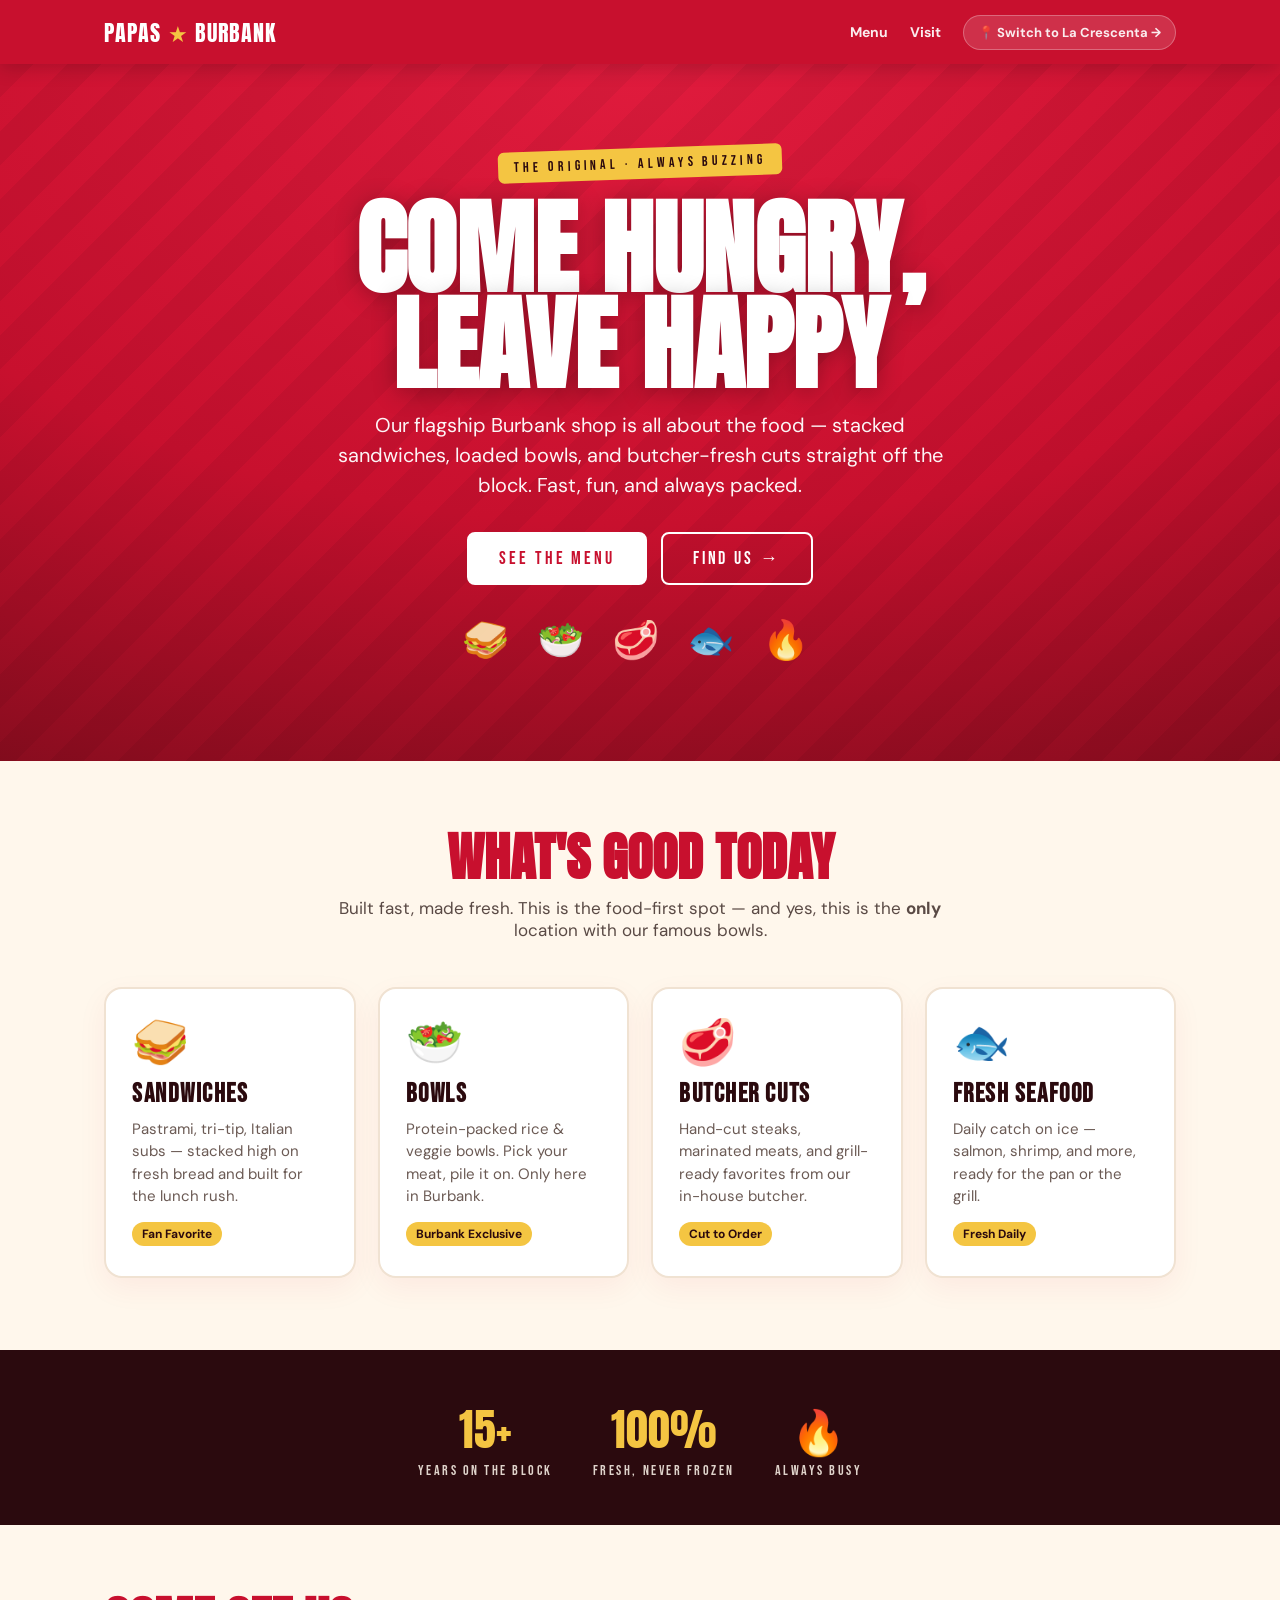
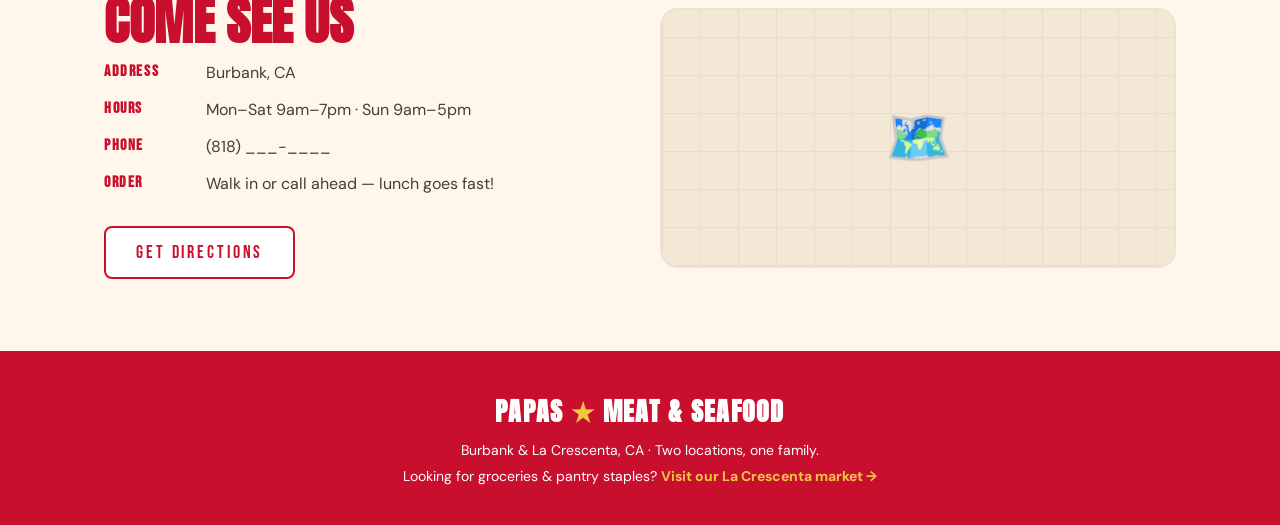
<file: burbank.html>
<!DOCTYPE html>
<html lang="en">
<head>
<meta charset="UTF-8" />
<meta name="viewport" content="width=device-width, initial-scale=1.0" />
<title>Papas Meat &amp; Seafood — Burbank</title>
<link rel="preconnect" href="https://fonts.googleapis.com" />
<link rel="preconnect" href="https://fonts.gstatic.com" crossorigin />
<link href="https://fonts.googleapis.com/css2?family=Anton&family=Bebas+Neue&family=DM+Sans:wght@400;500;700&display=swap" rel="stylesheet" />
<style>
  :root{
    --red:#c8102e; --red-bright:#e01b3d; --ink:#2b0a0e;
    --yellow:#f4c542; --cream:#fff7ec;
  }
  *{box-sizing:border-box;margin:0;padding:0}
  body{font-family:'DM Sans',system-ui,sans-serif;color:var(--ink);background:var(--cream)}
  a{color:inherit}
  .wrap{max-width:1120px;margin:0 auto;padding:0 24px}

  /* ---- nav ---- */
  nav{
    position:sticky;top:0;z-index:30;background:var(--red);color:#fff;
    box-shadow:0 4px 18px rgba(0,0,0,.18);
  }
  nav .wrap{display:flex;align-items:center;justify-content:space-between;height:64px}
  .logo{font-family:'Anton',sans-serif;letter-spacing:.05em;font-size:22px;text-transform:uppercase;text-decoration:none;color:#fff}
  .logo span{color:var(--yellow)}
  .navlinks{display:flex;align-items:center;gap:22px;font-weight:700;font-size:14px}
  .navlinks a{text-decoration:none;opacity:.92}
  .navlinks a:hover{opacity:1}
  .switch{
    display:inline-flex;align-items:center;gap:8px;text-decoration:none;
    background:rgba(255,255,255,.15);border:1px solid rgba(255,255,255,.3);
    padding:8px 14px;border-radius:999px;font-size:13px;font-weight:700;
  }
  .switch:hover{background:rgba(255,255,255,.25)}

  /* ---- hero ---- */
  .hero{
    position:relative;color:#fff;text-align:center;padding:84px 0 96px;overflow:hidden;
    background:
      repeating-linear-gradient(135deg,rgba(0,0,0,.05) 0 24px,transparent 24px 48px),
      radial-gradient(120% 120% at 50% 0%,var(--red-bright),var(--red) 55%,#7d0c1c 100%);
  }
  .hero .badge{
    display:inline-block;font-family:'Bebas Neue',sans-serif;letter-spacing:.28em;
    background:var(--yellow);color:var(--ink);padding:7px 16px;border-radius:6px;
    font-size:14px;margin-bottom:22px;transform:rotate(-2deg);
  }
  .hero h1{font-family:'Anton',sans-serif;font-size:clamp(46px,9vw,104px);line-height:.92;text-transform:uppercase;text-shadow:0 4px 24px rgba(0,0,0,.3)}
  .hero p{max-width:620px;margin:18px auto 0;font-size:clamp(16px,2vw,20px);opacity:.96;line-height:1.5}
  .cta{display:flex;gap:14px;justify-content:center;flex-wrap:wrap;margin-top:32px}
  .btn{
    font-family:'Bebas Neue',sans-serif;letter-spacing:.16em;font-size:18px;
    padding:14px 30px;border-radius:8px;text-decoration:none;border:2px solid #fff;
    transition:transform .2s, background .2s;
  }
  .btn:hover{transform:translateY(-2px)}
  .btn--solid{background:#fff;color:var(--red)}
  .btn--ghost{color:#fff}
  .emoji-row{font-size:38px;margin-top:30px;letter-spacing:10px;opacity:.95}

  /* ---- section heading ---- */
  .sec{padding:72px 0}
  .sec h2{font-family:'Anton',sans-serif;font-size:clamp(30px,5vw,52px);text-transform:uppercase;text-align:center;color:var(--red);line-height:.95}
  .sec .lead{text-align:center;max-width:620px;margin:14px auto 0;font-size:17px;color:#5a4a45}

  /* ---- menu cards ---- */
  .grid{display:grid;grid-template-columns:repeat(auto-fit,minmax(230px,1fr));gap:22px;margin-top:46px}
  .card{
    background:#fff;border-radius:18px;padding:30px 26px;border:2px solid #f0e2d2;
    box-shadow:0 10px 30px rgba(200,16,46,.06);transition:transform .25s, box-shadow .25s;
  }
  .card:hover{transform:translateY(-6px);box-shadow:0 18px 40px rgba(200,16,46,.16)}
  .card .ic{font-size:46px;line-height:1}
  .card h3{font-family:'Bebas Neue',sans-serif;letter-spacing:.06em;font-size:26px;margin:14px 0 8px;color:var(--ink)}
  .card p{font-size:15px;color:#6b5a54;line-height:1.5}
  .card .tag{display:inline-block;margin-top:14px;background:var(--yellow);color:var(--ink);font-weight:700;font-size:12px;padding:4px 10px;border-radius:999px}

  /* ---- strip ---- */
  .strip{background:var(--ink);color:var(--cream);text-align:center}
  .strip .wrap{display:flex;gap:40px;justify-content:center;flex-wrap:wrap;padding:46px 24px}
  .stat .n{font-family:'Anton',sans-serif;font-size:44px;color:var(--yellow)}
  .stat .l{font-family:'Bebas Neue',sans-serif;letter-spacing:.18em;font-size:14px;opacity:.85}

  /* ---- info ---- */
  .info{display:grid;grid-template-columns:1fr 1fr;gap:40px;align-items:center}
  .info .map{
    border-radius:18px;min-height:260px;border:2px solid #f0e2d2;
    background:
      repeating-linear-gradient(0deg,#e9dcc8 0 1px,transparent 1px 38px),
      repeating-linear-gradient(90deg,#e9dcc8 0 1px,transparent 1px 38px),
      #f3e8d6;
    display:flex;align-items:center;justify-content:center;font-size:54px;
  }
  .info h2{text-align:left}
  .info .row{display:flex;gap:12px;margin-top:16px;font-size:16px;color:#4a3b36}
  .info .row b{font-family:'Bebas Neue',sans-serif;letter-spacing:.1em;font-size:16px;color:var(--red);min-width:90px;display:inline-block}

  footer{background:var(--red);color:#fff;text-align:center;padding:40px 24px;font-size:14px}
  footer .logo{font-size:26px;display:inline-block;margin-bottom:10px}
  footer a{color:var(--yellow);text-decoration:none;font-weight:700}

  @media(max-width:760px){
    .navlinks a:not(.switch){display:none}
    .info{grid-template-columns:1fr}
  }
</style>
</head>
<body>

  <nav>
    <div class="wrap">
      <a class="logo" href="index.html">PAPAS <span>★</span> BURBANK</a>
      <div class="navlinks">
        <a href="#menu">Menu</a>
        <a href="#visit">Visit</a>
        <a class="switch" href="la-crescenta.html">📍 Switch to La Crescenta →</a>
      </div>
    </div>
  </nav>

  <header class="hero">
    <div class="wrap">
      <span class="badge">THE ORIGINAL · ALWAYS BUZZING</span>
      <h1>Come Hungry,<br>Leave Happy</h1>
      <p>Our flagship Burbank shop is all about the food — stacked sandwiches, loaded bowls, and butcher-fresh cuts straight off the block. Fast, fun, and always packed.</p>
      <div class="cta">
        <a class="btn btn--solid" href="#menu">SEE THE MENU</a>
        <a class="btn btn--ghost" href="#visit">FIND US →</a>
      </div>
      <div class="emoji-row">🥪 🥗 🥩 🐟 🔥</div>
    </div>
  </header>

  <section class="sec" id="menu">
    <div class="wrap">
      <h2>What's Good Today</h2>
      <p class="lead">Built fast, made fresh. This is the food-first spot — and yes, this is the <b>only</b> location with our famous bowls.</p>
      <div class="grid">
        <div class="card">
          <div class="ic">🥪</div>
          <h3>Sandwiches</h3>
          <p>Pastrami, tri-tip, Italian subs — stacked high on fresh bread and built for the lunch rush.</p>
          <span class="tag">Fan Favorite</span>
        </div>
        <div class="card">
          <div class="ic">🥗</div>
          <h3>Bowls</h3>
          <p>Protein-packed rice & veggie bowls. Pick your meat, pile it on. Only here in Burbank.</p>
          <span class="tag">Burbank Exclusive</span>
        </div>
        <div class="card">
          <div class="ic">🥩</div>
          <h3>Butcher Cuts</h3>
          <p>Hand-cut steaks, marinated meats, and grill-ready favorites from our in-house butcher.</p>
          <span class="tag">Cut to Order</span>
        </div>
        <div class="card">
          <div class="ic">🐟</div>
          <h3>Fresh Seafood</h3>
          <p>Daily catch on ice — salmon, shrimp, and more, ready for the pan or the grill.</p>
          <span class="tag">Fresh Daily</span>
        </div>
      </div>
    </div>
  </section>

  <section class="strip">
    <div class="wrap">
      <div class="stat"><div class="n">15+</div><div class="l">Years on the Block</div></div>
      <div class="stat"><div class="n">100%</div><div class="l">Fresh, Never Frozen</div></div>
      <div class="stat"><div class="n">🔥</div><div class="l">Always Busy</div></div>
    </div>
  </section>

  <section class="sec" id="visit">
    <div class="wrap info">
      <div>
        <h2>Come See Us</h2>
        <div class="row"><b>Address</b><span>Burbank, CA</span></div>
        <div class="row"><b>Hours</b><span>Mon–Sat 9am–7pm · Sun 9am–5pm</span></div>
        <div class="row"><b>Phone</b><span>(818) ___-____</span></div>
        <div class="row"><b>Order</b><span>Walk in or call ahead — lunch goes fast!</span></div>
        <div class="cta" style="justify-content:flex-start">
          <a class="btn btn--solid" style="color:var(--red);border-color:var(--red)" href="#">GET DIRECTIONS</a>
        </div>
      </div>
      <div class="map">🗺️</div>
    </div>
  </section>

  <footer>
    <a class="logo" href="index.html">PAPAS <span style="color:var(--yellow)">★</span> MEAT &amp; SEAFOOD</a>
    <p>Burbank &amp; La Crescenta, CA · Two locations, one family.</p>
    <p style="margin-top:8px">Looking for groceries &amp; pantry staples? <a href="la-crescenta.html">Visit our La Crescenta market →</a></p>
  </footer>

</body>
</html>
</file>
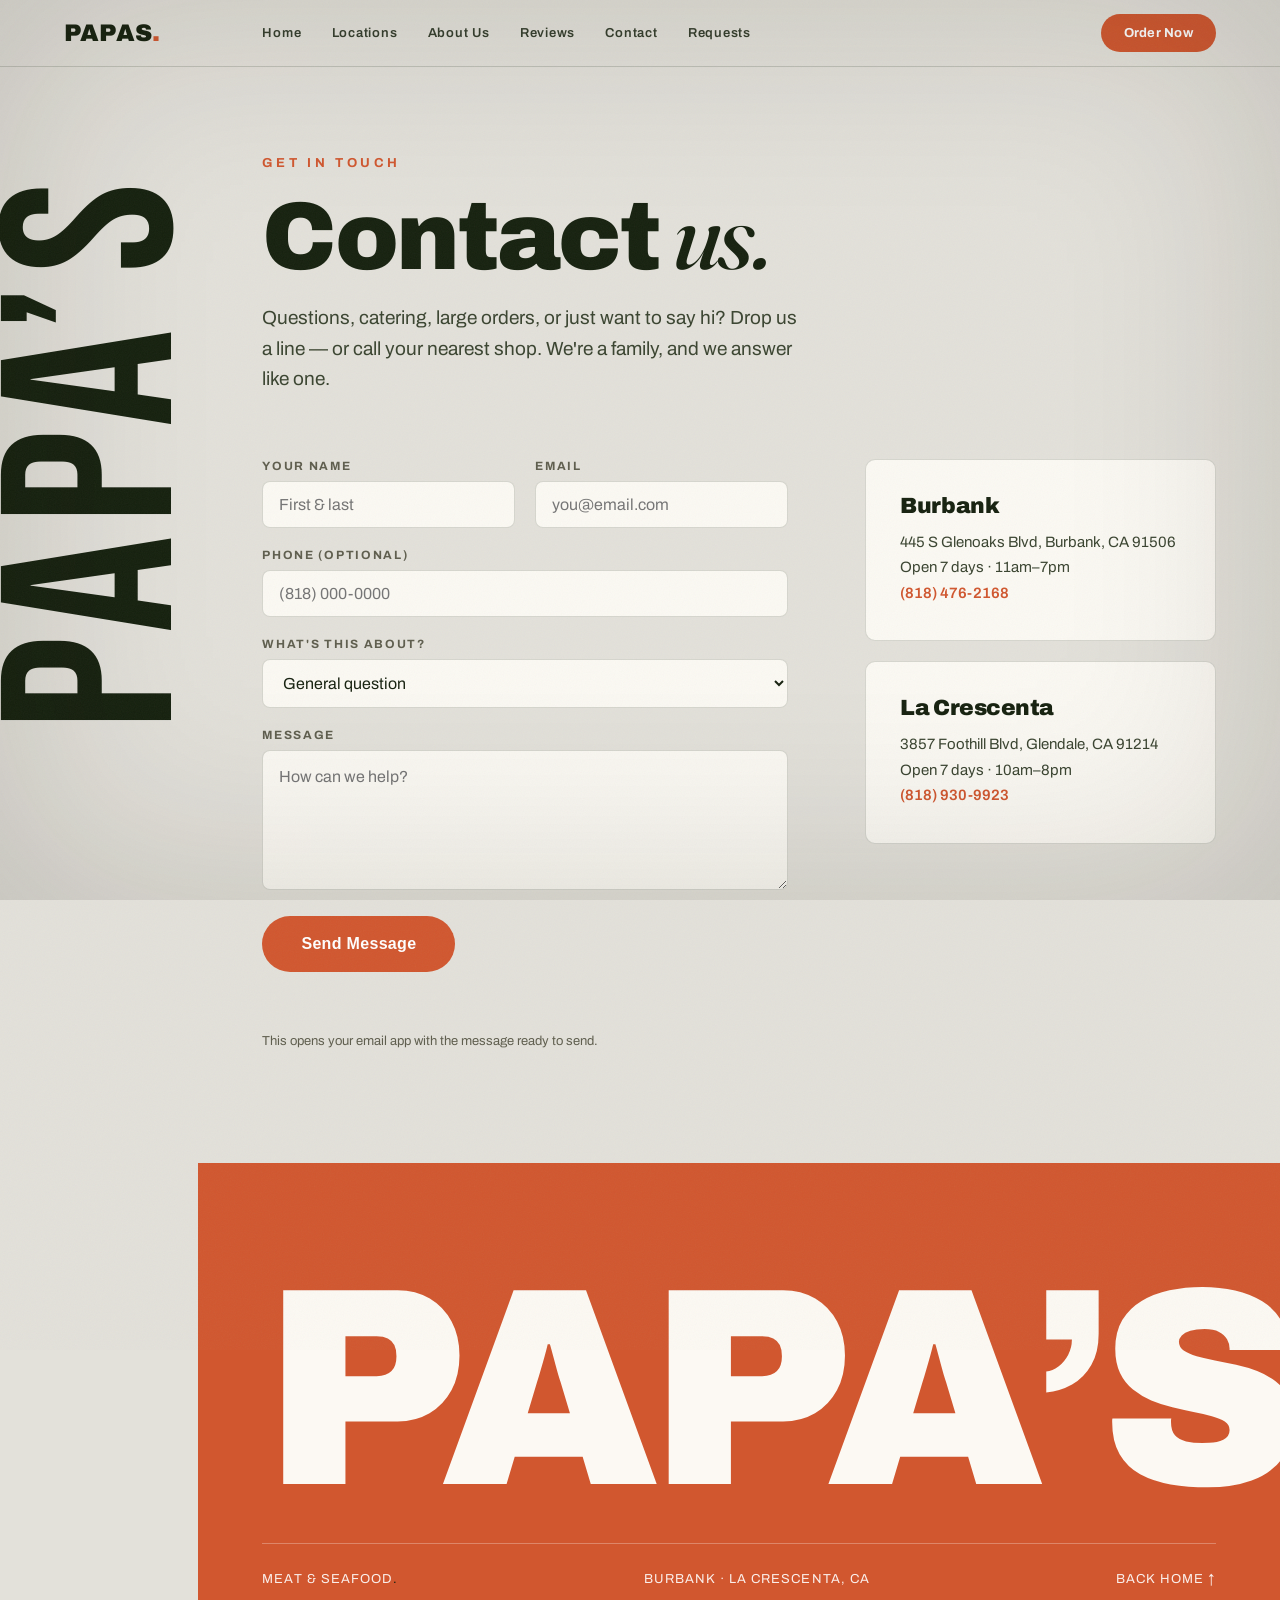
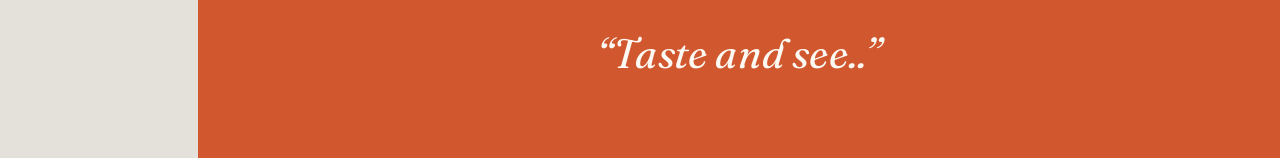
<file: contact.html>
<!DOCTYPE html>
<html lang="en">
<head>
<meta charset="UTF-8" />
<meta name="viewport" content="width=device-width, initial-scale=1.0" />
<title>Contact · Papa's Meat &amp; Seafood</title>
<meta name="description" content="Contact Papa's Meat & Seafood — Burbank & La Crescenta, California." />
<link rel="preconnect" href="https://fonts.googleapis.com" />
<link rel="preconnect" href="https://fonts.gstatic.com" crossorigin />
<link href="https://fonts.googleapis.com/css2?family=Archivo:wght@400;500;600;700;800;900&family=Bebas+Neue&family=Figtree:wght@400;500;600;700&family=Fraunces:ital,opsz,wght@0,9..144,400..600;1,9..144,400..600&display=swap" rel="stylesheet" />
<link rel="icon" href="assets/favicon.svg" type="image/svg+xml" />
<link rel="stylesheet" href="css/site.css" />
</head>
<body>

<h1 class="spine" aria-hidden="true"><span>PAPA’S</span></h1>
<div class="grain" aria-hidden="true"></div>
<div class="vignette" aria-hidden="true"></div>

<header class="nav is-scrolled" id="nav">
  <a href="index.html" class="nav__brand">PAPAS<span class="brand-dot">.</span></a>
  <nav class="nav__links">
    <a href="index.html">Home</a>
    <a href="index.html#locations">Locations</a>
    <a href="index.html#about">About Us</a>
    <a href="index.html#reviews">Reviews</a>
    <a href="contact.html">Contact</a>
    <a href="request.html">Requests</a>
  </nav>
  <a href="index.html#order" class="btn btn--order nav__order">Order Now</a>
</header>
<button class="nav__toggle" id="navToggle" aria-label="Open menu" aria-expanded="false"><span></span><span></span><span></span></button>
<nav class="mobile-menu" id="mobileMenu" aria-label="Menu">
  <a href="index.html">Home</a>
  <a href="index.html#locations">Locations</a>
  <a href="index.html#about">About Us</a>
  <a href="index.html#reviews">Reviews</a>
  <a href="contact.html">Contact</a>
  <a href="request.html">Requests</a>
  <a href="index.html#order" class="btn btn--order">Order Now</a>
</nav>

<main>
  <section class="page">
    <div class="page__head">
      <span class="kicker">Get in touch</span>
      <h1 class="page__title">Contact <em>us.</em></h1>
      <p class="page__intro">Questions, catering, large orders, or just want to say hi? Drop us a line —
        or call your nearest shop. We're a family, and we answer like one.</p>
    </div>

    <div class="page__grid">
      <form class="papas-form" id="contactForm" novalidate>
        <div class="field--row">
          <div class="field">
            <label for="c-name">Your name</label>
            <input id="c-name" name="name" type="text" required placeholder="First &amp; last" />
          </div>
          <div class="field">
            <label for="c-email">Email</label>
            <input id="c-email" name="email" type="email" required placeholder="you@email.com" />
          </div>
        </div>
        <div class="field">
          <label for="c-phone">Phone (optional)</label>
          <input id="c-phone" name="phone" type="tel" placeholder="(818) 000-0000" />
        </div>
        <div class="field">
          <label for="c-subject">What's this about?</label>
          <select id="c-subject" name="topic">
            <option>General question</option>
            <option>Large / catering order</option>
            <option>Feedback</option>
            <option>Press / partnership</option>
            <option>Other</option>
          </select>
        </div>
        <div class="field">
          <label for="c-message">Message</label>
          <textarea id="c-message" name="message" required placeholder="How can we help?"></textarea>
        </div>
        <button type="submit" class="btn btn--order btn--lg">Send Message</button>
        <p class="form-status" id="formStatus" role="status"></p>
        <p class="form-note">This opens your email app with the message ready to send.</p>
      </form>

      <aside>
        <div class="aside-card">
          <h3>Burbank</h3>
          <p>445 S Glenoaks Blvd, Burbank, CA 91506<br>Open 7 days · 11am–7pm<br>
            <a href="tel:+18184762168">(818) 476-2168</a></p>
        </div>
        <div class="aside-card">
          <h3>La Crescenta</h3>
          <p>3857 Foothill Blvd, Glendale, CA 91214<br>Open 7 days · 10am–8pm<br>
            <a href="tel:+18189309923">(818) 930-9923</a></p>
        </div>
      </aside>
    </div>
  </section>

  <footer class="foot">
    <div class="foot__mark">PAPA’S</div>
    <div class="foot__row">
      <span>Meat &amp; Seafood<span class="dot-pop">.</span></span>
      <span>Burbank · La Crescenta, CA</span>
      <a href="index.html">Back home ↑</a>
    </div>
    <div class="foot__tagline">&ldquo;Taste and see..&rdquo;</div>
  </footer>
</main>

<script>
(function () {
  /* ===== FORM DELIVERY — paste your Web3Forms access key below (web3forms.com, free, no login) ===== */
  var ACCESS_KEY = "YOUR_WEB3FORMS_ACCESS_KEY"; /* TODO: replace with your real Web3Forms key */
  var SHOP_EMAIL = "INFO@PAPASMEATSEAFOOD.COM"; /* fallback only — used until the key above is set */
  var SUBJECT = "New contact — Papa's website";

  /* mobile menu */
  var toggle = document.getElementById("navToggle"), menu = document.getElementById("mobileMenu");
  if (toggle && menu) {
    function setOpen(o){menu.classList.toggle("is-open",o);toggle.classList.toggle("is-open",o);document.body.classList.toggle("menu-open",o);toggle.setAttribute("aria-expanded",o?"true":"false");}
    toggle.addEventListener("click", function(){ setOpen(!menu.classList.contains("is-open")); });
    menu.querySelectorAll("a").forEach(function(a){ a.addEventListener("click", function(){ setOpen(false); }); });
    document.addEventListener("keydown", function(e){ if(e.key==="Escape") setOpen(false); });
  }

  /* form submit */
  var form = document.getElementById("contactForm");
  var status = document.getElementById("formStatus");
  if (form) form.addEventListener("submit", function(e){
    e.preventDefault();
    var d = new FormData(form);
    if (ACCESS_KEY === "YOUR_WEB3FORMS_ACCESS_KEY") {          /* not configured yet -> email-app fallback */
      var lines = []; d.forEach(function(v,k){ if(v) lines.push(k.replace(/_/g," ").replace(/\b\w/g,function(m){return m.toUpperCase();})+": "+v); });
      window.location.href = "mailto:" + SHOP_EMAIL + "?subject=" + encodeURIComponent(SUBJECT) + "&body=" + encodeURIComponent(lines.join("\n\n"));
      if (status) status.textContent = "Opening your email app…";
      return;
    }
    d.append("access_key", ACCESS_KEY);
    d.append("subject", SUBJECT);
    if (status) status.textContent = "Sending…";
    fetch("https://api.web3forms.com/submit", { method:"POST", body:d })
      .then(function(r){ return r.json(); })
      .then(function(j){ if(j.success){ form.reset(); if(status) status.textContent="Thanks! We got your message — we'll be in touch."; } else { if(status) status.textContent="That didn't send. Please email us at " + SHOP_EMAIL; } })
      .catch(function(){ if(status) status.textContent="Network error — please try again or give us a call."; });
  });
})();
</script>
</body>
</html>
</file>
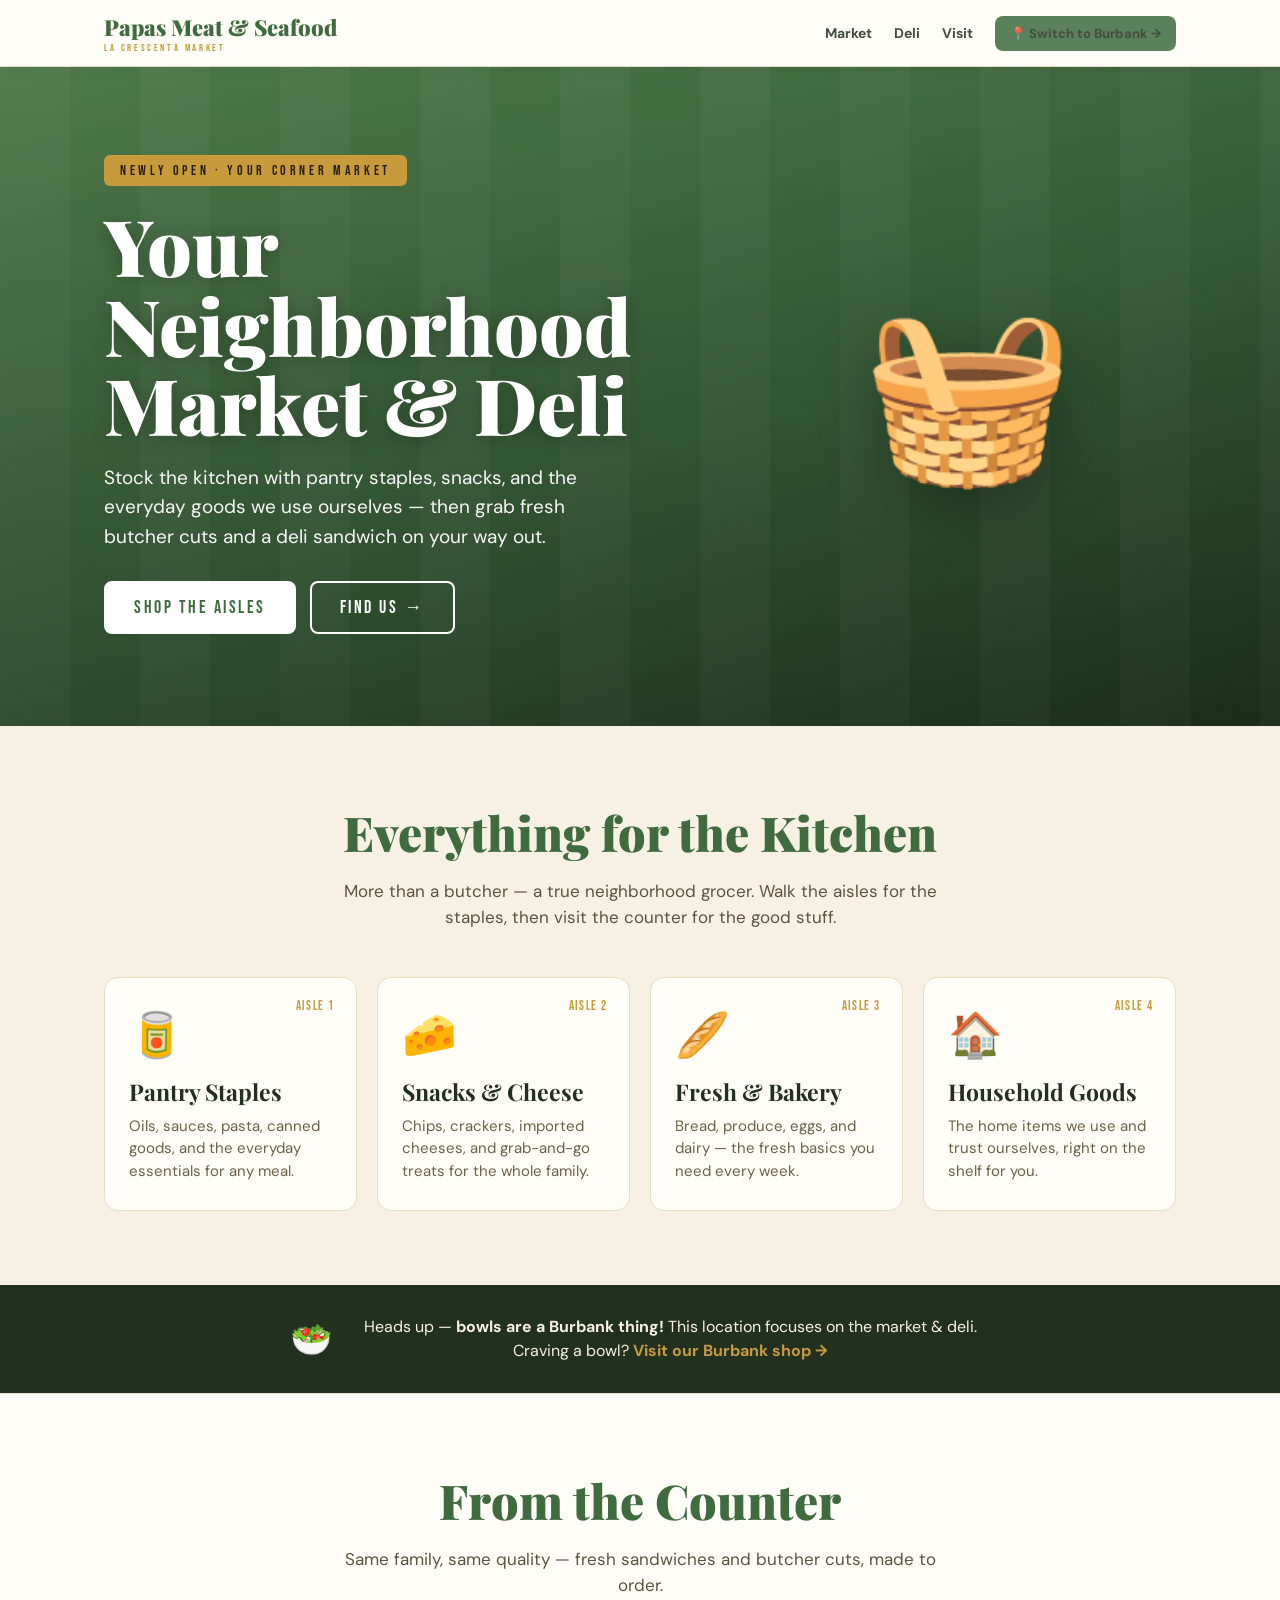
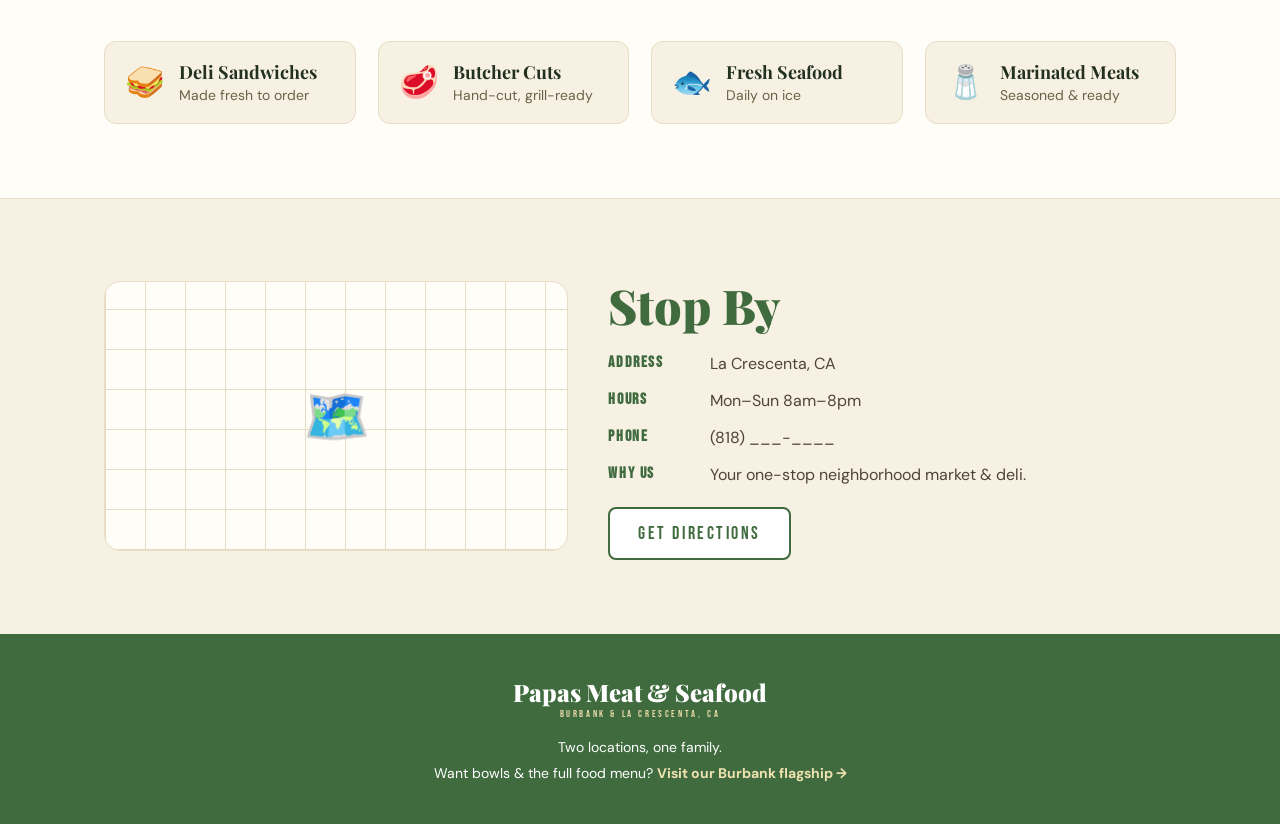
<file: la-crescenta.html>
<!DOCTYPE html>
<html lang="en">
<head>
<meta charset="UTF-8" />
<meta name="viewport" content="width=device-width, initial-scale=1.0" />
<title>Papas Meat &amp; Seafood — La Crescenta</title>
<link rel="preconnect" href="https://fonts.googleapis.com" />
<link rel="preconnect" href="https://fonts.gstatic.com" crossorigin />
<link href="https://fonts.googleapis.com/css2?family=Bebas+Neue&family=DM+Sans:wght@400;500;700&family=Playfair+Display:wght@600;700;900&display=swap" rel="stylesheet" />
<style>
  :root{
    --green:#3f6b3f; --green-deep:#2c5030; --ink:#22301f;
    --gold:#c79a3b; --cream:#f7f1e3; --paper:#fffdf7;
  }
  *{box-sizing:border-box;margin:0;padding:0}
  body{font-family:'DM Sans',system-ui,sans-serif;color:var(--ink);background:var(--cream)}
  a{color:inherit}
  .wrap{max-width:1120px;margin:0 auto;padding:0 24px}

  /* ---- nav ---- */
  nav{
    position:sticky;top:0;z-index:30;background:var(--paper);color:var(--ink);
    border-bottom:1px solid #e7dcc4;box-shadow:0 2px 14px rgba(0,0,0,.05);
  }
  nav .wrap{display:flex;align-items:center;justify-content:space-between;height:66px}
  .logo{font-family:'Playfair Display',serif;font-weight:900;font-size:22px;text-decoration:none;color:var(--green)}
  .logo small{display:block;font-family:'Bebas Neue',sans-serif;letter-spacing:.26em;font-size:10px;color:var(--gold);font-weight:400}
  .navlinks{display:flex;align-items:center;gap:22px;font-weight:700;font-size:14px}
  .navlinks a{text-decoration:none;color:var(--ink);opacity:.85}
  .navlinks a:hover{opacity:1}
  .switch{
    display:inline-flex;align-items:center;gap:8px;text-decoration:none;
    background:var(--green);color:#fff;padding:9px 15px;border-radius:8px;font-size:13px;font-weight:700;
  }
  .switch:hover{background:var(--green-deep)}

  /* ---- hero ---- */
  .hero{
    position:relative;color:#fff;padding:88px 0 92px;overflow:hidden;
    background:
      linear-gradient(180deg,rgba(0,0,0,.12),rgba(0,0,0,.28)),
      repeating-linear-gradient(90deg,rgba(255,255,255,.04) 0 70px,transparent 70px 140px),
      linear-gradient(160deg,#5a8a55,var(--green) 55%,#243d22 100%);
  }
  .hero .wrap{display:grid;grid-template-columns:1.2fr .8fr;gap:30px;align-items:center}
  .hero .badge{
    display:inline-block;font-family:'Bebas Neue',sans-serif;letter-spacing:.26em;
    background:var(--gold);color:#2a200a;padding:7px 16px;border-radius:6px;font-size:14px;margin-bottom:20px;
  }
  .hero h1{font-family:'Playfair Display',serif;font-weight:900;font-size:clamp(40px,7vw,78px);line-height:1.02;text-shadow:0 3px 18px rgba(0,0,0,.25)}
  .hero p{max-width:520px;margin:18px 0 0;font-size:clamp(16px,1.7vw,19px);opacity:.96;line-height:1.55}
  .cta{display:flex;gap:14px;flex-wrap:wrap;margin-top:30px}
  .btn{
    font-family:'Bebas Neue',sans-serif;letter-spacing:.14em;font-size:18px;
    padding:14px 28px;border-radius:8px;text-decoration:none;border:2px solid #fff;transition:transform .2s,background .2s;
  }
  .btn:hover{transform:translateY(-2px)}
  .btn--solid{background:#fff;color:var(--green)}
  .btn--ghost{color:#fff}
  .basket{
    font-size:clamp(90px,16vw,170px);text-align:center;line-height:1;
    filter:drop-shadow(0 16px 30px rgba(0,0,0,.3));
  }

  /* ---- aisles ---- */
  .sec{padding:74px 0}
  .sec h2{font-family:'Playfair Display',serif;font-weight:900;font-size:clamp(30px,4.6vw,48px);text-align:center;color:var(--green)}
  .sec .lead{text-align:center;max-width:640px;margin:14px auto 0;font-size:17px;color:#5c5341;line-height:1.55}

  .aisles{display:grid;grid-template-columns:repeat(auto-fit,minmax(220px,1fr));gap:20px;margin-top:46px}
  .aisle{
    background:var(--paper);border:1px solid #e7dcc4;border-radius:14px;padding:28px 24px;
    transition:transform .25s,box-shadow .25s;position:relative;
  }
  .aisle:hover{transform:translateY(-5px);box-shadow:0 16px 34px rgba(63,107,63,.14)}
  .aisle .ic{font-size:44px}
  .aisle h3{font-family:'Playfair Display',serif;font-weight:700;font-size:23px;margin:12px 0 8px}
  .aisle p{font-size:15px;color:#6b6149;line-height:1.5}
  .aisle .num{
    position:absolute;top:20px;right:22px;font-family:'Bebas Neue',sans-serif;
    letter-spacing:.1em;font-size:13px;color:var(--gold);
  }

  /* ---- note banner ---- */
  .note{background:var(--ink);color:var(--cream)}
  .note .wrap{display:flex;gap:18px;align-items:center;justify-content:center;flex-wrap:wrap;padding:30px 24px;text-align:center}
  .note .ic{font-size:34px}
  .note p{font-size:16px;max-width:640px;line-height:1.5}
  .note a{color:var(--gold);font-weight:700;text-decoration:none}

  /* ---- deli ---- */
  .deli{background:var(--paper);border-top:1px solid #e7dcc4;border-bottom:1px solid #e7dcc4}
  .deligrid{display:grid;grid-template-columns:repeat(auto-fit,minmax(200px,1fr));gap:22px;margin-top:42px}
  .chip{display:flex;gap:14px;align-items:center;background:var(--cream);border:1px solid #e7dcc4;border-radius:12px;padding:18px 20px}
  .chip .ic{font-size:32px}
  .chip b{font-family:'Playfair Display',serif;font-size:18px;display:block}
  .chip span{font-size:14px;color:#6b6149}

  /* ---- visit ---- */
  .info{display:grid;grid-template-columns:.9fr 1.1fr;gap:40px;align-items:center}
  .info .map{
    border-radius:16px;min-height:270px;border:1px solid #e7dcc4;
    background:
      repeating-linear-gradient(0deg,#e6dcc4 0 1px,transparent 1px 40px),
      repeating-linear-gradient(90deg,#e6dcc4 0 1px,transparent 1px 40px),
      var(--paper);
    display:flex;align-items:center;justify-content:center;font-size:54px;
  }
  .info h2{text-align:left}
  .info .row{display:flex;gap:12px;margin-top:16px;font-size:16px;color:#4d4636}
  .info .row b{font-family:'Bebas Neue',sans-serif;letter-spacing:.1em;color:var(--green);min-width:90px;display:inline-block}

  footer{background:var(--green);color:#fff;text-align:center;padding:42px 24px;font-size:14px}
  footer .logo{color:#fff;font-size:24px;display:inline-block;margin-bottom:8px}
  footer .logo small{color:#e7d8a8}
  footer a{color:#f0e2b0;text-decoration:none;font-weight:700}

  @media(max-width:760px){
    .hero .wrap,.info{grid-template-columns:1fr}
    .basket{margin-top:10px}
    .navlinks a:not(.switch){display:none}
  }
</style>
</head>
<body>

  <nav>
    <div class="wrap">
      <a class="logo" href="index.html">Papas Meat &amp; Seafood<small>LA CRESCENTA MARKET</small></a>
      <div class="navlinks">
        <a href="#aisles">Market</a>
        <a href="#deli">Deli</a>
        <a href="#visit">Visit</a>
        <a class="switch" href="burbank.html">📍 Switch to Burbank →</a>
      </div>
    </div>
  </nav>

  <header class="hero">
    <div class="wrap">
      <div>
        <span class="badge">NEWLY OPEN · YOUR CORNER MARKET</span>
        <h1>Your Neighborhood Market &amp; Deli</h1>
        <p>Stock the kitchen with pantry staples, snacks, and the everyday goods we use ourselves — then grab fresh butcher cuts and a deli sandwich on your way out.</p>
        <div class="cta">
          <a class="btn btn--solid" href="#aisles">SHOP THE AISLES</a>
          <a class="btn btn--ghost" href="#visit">FIND US →</a>
        </div>
      </div>
      <div class="basket">🧺</div>
    </div>
  </header>

  <section class="sec" id="aisles">
    <div class="wrap">
      <h2>Everything for the Kitchen</h2>
      <p class="lead">More than a butcher — a true neighborhood grocer. Walk the aisles for the staples, then visit the counter for the good stuff.</p>
      <div class="aisles">
        <div class="aisle"><span class="num">AISLE 1</span><div class="ic">🥫</div><h3>Pantry Staples</h3><p>Oils, sauces, pasta, canned goods, and the everyday essentials for any meal.</p></div>
        <div class="aisle"><span class="num">AISLE 2</span><div class="ic">🧀</div><h3>Snacks &amp; Cheese</h3><p>Chips, crackers, imported cheeses, and grab-and-go treats for the whole family.</p></div>
        <div class="aisle"><span class="num">AISLE 3</span><div class="ic">🥖</div><h3>Fresh &amp; Bakery</h3><p>Bread, produce, eggs, and dairy — the fresh basics you need every week.</p></div>
        <div class="aisle"><span class="num">AISLE 4</span><div class="ic">🏠</div><h3>Household Goods</h3><p>The home items we use and trust ourselves, right on the shelf for you.</p></div>
      </div>
    </div>
  </section>

  <section class="note">
    <div class="wrap">
      <span class="ic">🥗</span>
      <p>Heads up — <b>bowls are a Burbank thing!</b> This location focuses on the market &amp; deli. Craving a bowl? <a href="burbank.html">Visit our Burbank shop →</a></p>
    </div>
  </section>

  <section class="sec deli" id="deli">
    <div class="wrap">
      <h2>From the Counter</h2>
      <p class="lead">Same family, same quality — fresh sandwiches and butcher cuts, made to order.</p>
      <div class="deligrid">
        <div class="chip"><span class="ic">🥪</span><div><b>Deli Sandwiches</b><span>Made fresh to order</span></div></div>
        <div class="chip"><span class="ic">🥩</span><div><b>Butcher Cuts</b><span>Hand-cut, grill-ready</span></div></div>
        <div class="chip"><span class="ic">🐟</span><div><b>Fresh Seafood</b><span>Daily on ice</span></div></div>
        <div class="chip"><span class="ic">🧂</span><div><b>Marinated Meats</b><span>Seasoned & ready</span></div></div>
      </div>
    </div>
  </section>

  <section class="sec" id="visit">
    <div class="wrap info">
      <div class="map">🗺️</div>
      <div>
        <h2>Stop By</h2>
        <div class="row"><b>Address</b><span>La Crescenta, CA</span></div>
        <div class="row"><b>Hours</b><span>Mon–Sun 8am–8pm</span></div>
        <div class="row"><b>Phone</b><span>(818) ___-____</span></div>
        <div class="row"><b>Why us</b><span>Your one-stop neighborhood market &amp; deli.</span></div>
        <div class="cta" style="margin-top:22px">
          <a class="btn btn--solid" style="color:var(--green);border-color:var(--green)" href="#">GET DIRECTIONS</a>
        </div>
      </div>
    </div>
  </section>

  <footer>
    <a class="logo" href="index.html">Papas Meat &amp; Seafood<small>BURBANK &amp; LA CRESCENTA, CA</small></a>
    <p style="margin-top:10px">Two locations, one family.</p>
    <p style="margin-top:8px">Want bowls &amp; the full food menu? <a href="burbank.html">Visit our Burbank flagship →</a></p>
  </footer>

</body>
</html>
</file>
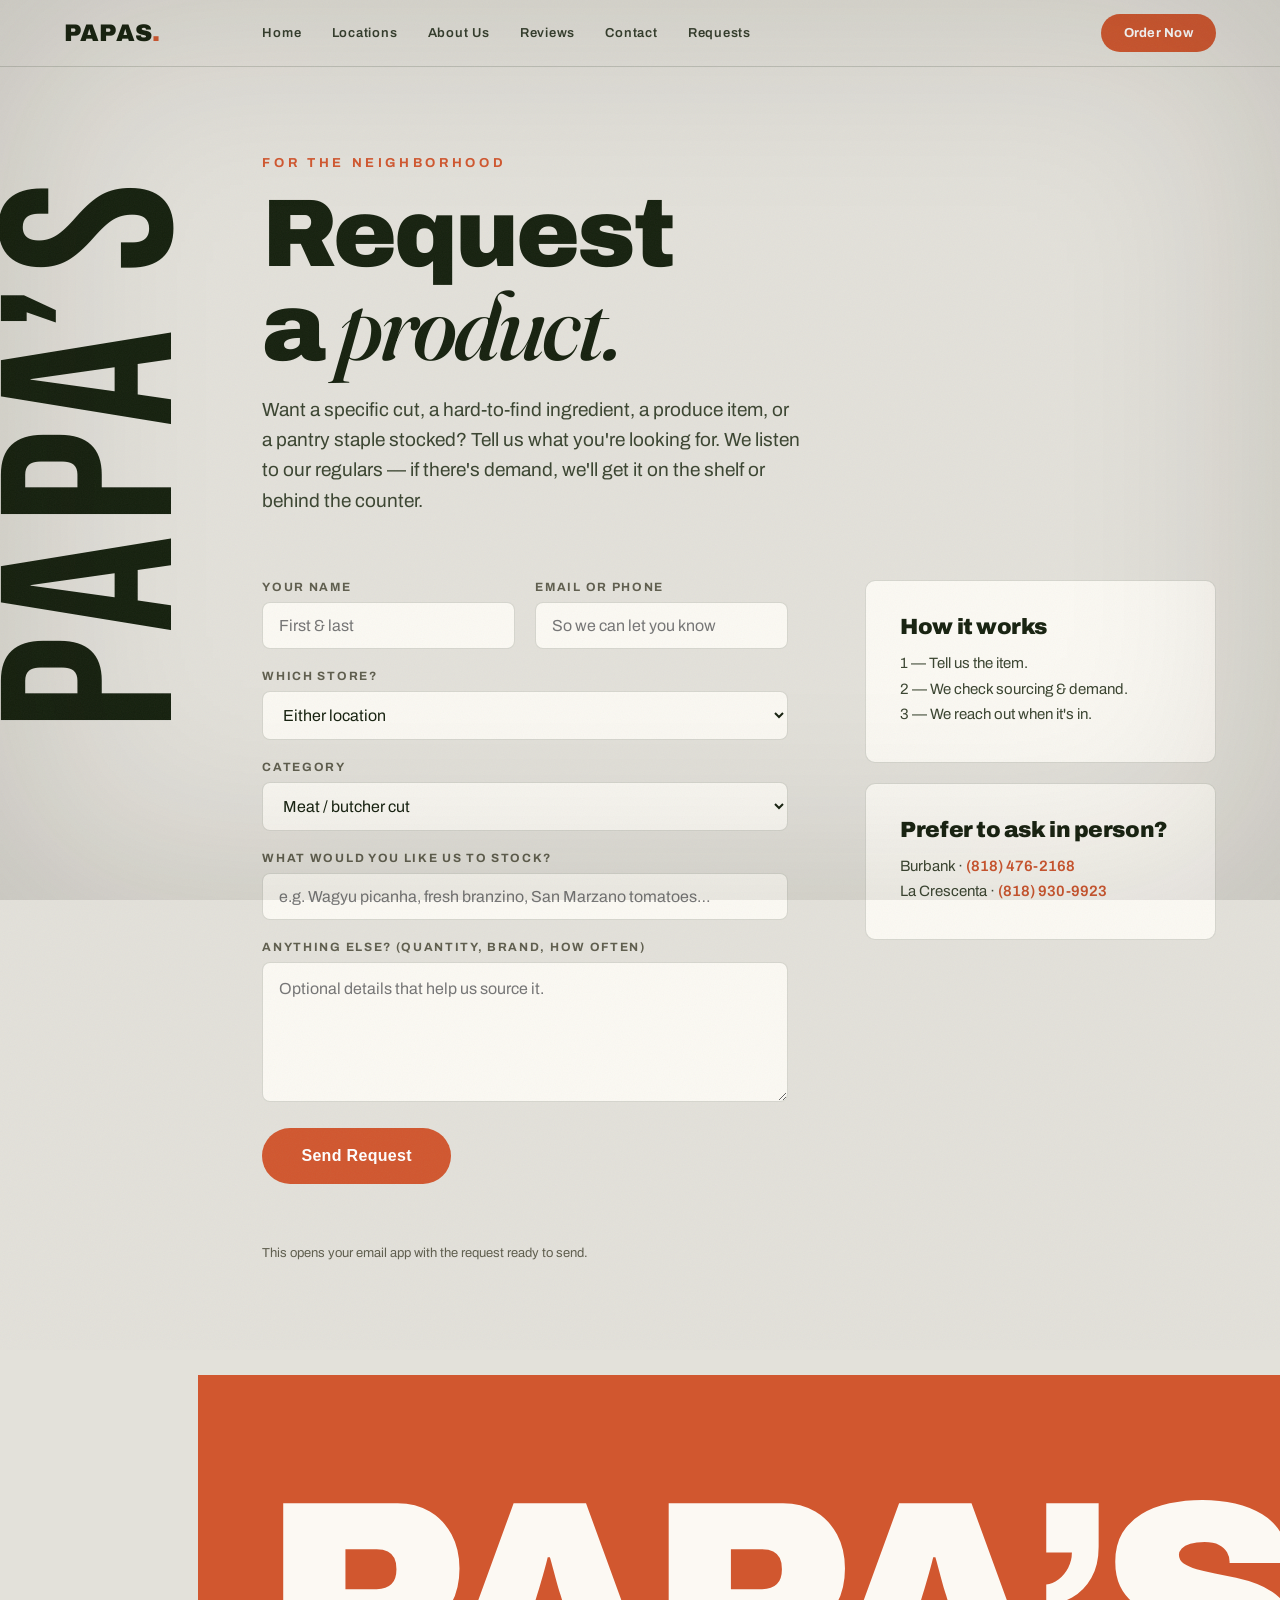
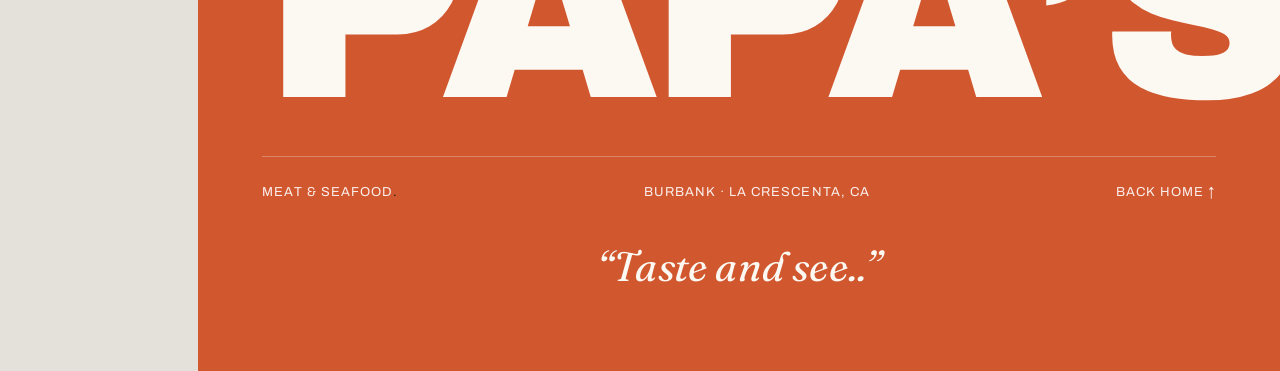
<file: request.html>
<!DOCTYPE html>
<html lang="en">
<head>
<meta charset="UTF-8" />
<meta name="viewport" content="width=device-width, initial-scale=1.0" />
<title>Special Requests · Papa's Meat &amp; Seafood</title>
<meta name="description" content="Request products, cuts, or produce you'd like to see at Papa's Meat & Seafood — Burbank & La Crescenta." />
<link rel="preconnect" href="https://fonts.googleapis.com" />
<link rel="preconnect" href="https://fonts.gstatic.com" crossorigin />
<link href="https://fonts.googleapis.com/css2?family=Archivo:wght@400;500;600;700;800;900&family=Bebas+Neue&family=Figtree:wght@400;500;600;700&family=Fraunces:ital,opsz,wght@0,9..144,400..600;1,9..144,400..600&display=swap" rel="stylesheet" />
<link rel="icon" href="assets/favicon.svg" type="image/svg+xml" />
<link rel="stylesheet" href="css/site.css" />
</head>
<body>

<h1 class="spine" aria-hidden="true"><span>PAPA’S</span></h1>
<div class="grain" aria-hidden="true"></div>
<div class="vignette" aria-hidden="true"></div>

<header class="nav is-scrolled" id="nav">
  <a href="index.html" class="nav__brand">PAPAS<span class="brand-dot">.</span></a>
  <nav class="nav__links">
    <a href="index.html">Home</a>
    <a href="index.html#locations">Locations</a>
    <a href="index.html#about">About Us</a>
    <a href="index.html#reviews">Reviews</a>
    <a href="contact.html">Contact</a>
    <a href="request.html">Requests</a>
  </nav>
  <a href="index.html#order" class="btn btn--order nav__order">Order Now</a>
</header>
<button class="nav__toggle" id="navToggle" aria-label="Open menu" aria-expanded="false"><span></span><span></span><span></span></button>
<nav class="mobile-menu" id="mobileMenu" aria-label="Menu">
  <a href="index.html">Home</a>
  <a href="index.html#locations">Locations</a>
  <a href="index.html#about">About Us</a>
  <a href="index.html#reviews">Reviews</a>
  <a href="contact.html">Contact</a>
  <a href="request.html">Requests</a>
  <a href="index.html#order" class="btn btn--order">Order Now</a>
</nav>

<main>
  <section class="page">
    <div class="page__head">
      <span class="kicker">For the neighborhood</span>
      <h1 class="page__title">Request a <em>product.</em></h1>
      <p class="page__intro">Want a specific cut, a hard-to-find ingredient, a produce item, or a pantry staple
        stocked? Tell us what you're looking for. We listen to our regulars — if there's demand, we'll get it
        on the shelf or behind the counter.</p>
    </div>

    <div class="page__grid">
      <form class="papas-form" id="requestForm" novalidate>
        <div class="field--row">
          <div class="field">
            <label for="r-name">Your name</label>
            <input id="r-name" name="name" type="text" required placeholder="First &amp; last" />
          </div>
          <div class="field">
            <label for="r-contact">Email or phone</label>
            <input id="r-contact" name="email_or_phone" type="text" required placeholder="So we can let you know" />
          </div>
        </div>
        <div class="field">
          <label for="r-location">Which store?</label>
          <select id="r-location" name="preferred_location">
            <option>Either location</option>
            <option>Burbank</option>
            <option>La Crescenta</option>
          </select>
        </div>
        <div class="field">
          <label for="r-category">Category</label>
          <select id="r-category" name="category">
            <option>Meat / butcher cut</option>
            <option>Seafood</option>
            <option>Produce</option>
            <option>Pantry / grocery item</option>
            <option>Other</option>
          </select>
        </div>
        <div class="field">
          <label for="r-item">What would you like us to stock?</label>
          <input id="r-item" name="item_requested" type="text" required placeholder="e.g. Wagyu picanha, fresh branzino, San Marzano tomatoes…" />
        </div>
        <div class="field">
          <label for="r-notes">Anything else? (quantity, brand, how often)</label>
          <textarea id="r-notes" name="notes" placeholder="Optional details that help us source it."></textarea>
        </div>
        <button type="submit" class="btn btn--order btn--lg">Send Request</button>
        <p class="form-status" id="formStatus" role="status"></p>
        <p class="form-note">This opens your email app with the request ready to send.</p>
      </form>

      <aside>
        <div class="aside-card">
          <h3>How it works</h3>
          <p>1 — Tell us the item.<br>2 — We check sourcing &amp; demand.<br>3 — We reach out when it's in.</p>
        </div>
        <div class="aside-card">
          <h3>Prefer to ask in person?</h3>
          <p>Burbank · <a href="tel:+18184762168">(818) 476-2168</a><br>
             La Crescenta · <a href="tel:+18189309923">(818) 930-9923</a></p>
        </div>
      </aside>
    </div>
  </section>

  <footer class="foot">
    <div class="foot__mark">PAPA’S</div>
    <div class="foot__row">
      <span>Meat &amp; Seafood<span class="dot-pop">.</span></span>
      <span>Burbank · La Crescenta, CA</span>
      <a href="index.html">Back home ↑</a>
    </div>
    <div class="foot__tagline">&ldquo;Taste and see..&rdquo;</div>
  </footer>
</main>

<script>
(function () {
  /* ===== FORM DELIVERY — paste your Web3Forms access key below (web3forms.com, free, no login) ===== */
  var ACCESS_KEY = "YOUR_WEB3FORMS_ACCESS_KEY"; /* TODO: replace with your real Web3Forms key */
  var SHOP_EMAIL = "INFO@PAPASMEATSEAFOOD.COM"; /* fallback only — used until the key above is set */
  var SUBJECT = "New product request — Papa's website";

  /* mobile menu */
  var toggle = document.getElementById("navToggle"), menu = document.getElementById("mobileMenu");
  if (toggle && menu) {
    function setOpen(o){menu.classList.toggle("is-open",o);toggle.classList.toggle("is-open",o);document.body.classList.toggle("menu-open",o);toggle.setAttribute("aria-expanded",o?"true":"false");}
    toggle.addEventListener("click", function(){ setOpen(!menu.classList.contains("is-open")); });
    menu.querySelectorAll("a").forEach(function(a){ a.addEventListener("click", function(){ setOpen(false); }); });
    document.addEventListener("keydown", function(e){ if(e.key==="Escape") setOpen(false); });
  }

  /* form submit */
  var form = document.getElementById("requestForm");
  var status = document.getElementById("formStatus");
  if (form) form.addEventListener("submit", function(e){
    e.preventDefault();
    var d = new FormData(form);
    if (ACCESS_KEY === "YOUR_WEB3FORMS_ACCESS_KEY") {          /* not configured yet -> email-app fallback */
      var lines = []; d.forEach(function(v,k){ if(v) lines.push(k.replace(/_/g," ").replace(/\b\w/g,function(m){return m.toUpperCase();})+": "+v); });
      window.location.href = "mailto:" + SHOP_EMAIL + "?subject=" + encodeURIComponent(SUBJECT) + "&body=" + encodeURIComponent(lines.join("\n\n"));
      if (status) status.textContent = "Opening your email app…";
      return;
    }
    d.append("access_key", ACCESS_KEY);
    d.append("subject", SUBJECT);
    if (status) status.textContent = "Sending…";
    fetch("https://api.web3forms.com/submit", { method:"POST", body:d })
      .then(function(r){ return r.json(); })
      .then(function(j){ if(j.success){ form.reset(); if(status) status.textContent="Thanks! Request received — we'll reach out when it's in."; } else { if(status) status.textContent="That didn't send. Please email us at " + SHOP_EMAIL; } })
      .catch(function(){ if(status) status.textContent="Network error — please try again or give us a call."; });
  });
})();
</script>
</body>
</html>
</file>
<file: css/site.css>
/* ============================================================
   PAPAS — Meat & Seafood
   Fashion-house butcher. Jacquemus × John&Vinny's, made into one.
   Palette: eggshell ground · warm near-black ink · butcher orange
   Type: Archivo (bold grotesque display + body) · Fraunces (serif accents)
   ============================================================ */

:root{
  /* ---- Client brand palette (6/10/26) ---- */
  --c1:#EFB23E;   /* extra pop — amber  (swatch 1) */
  --c2:#16210F;   /* primary 1 — dark green/black (swatch 2) */
  --c3:#E08A33;   /* secondary pop — orange (swatch 3) */
  --c4:#E3E1DA;   /* primary 2 — light off-white (swatch 4) */
  --c5:#D1572F;   /* primary pop — terracotta (swatch 5) */

  --egg:        #E3E1DA;   /* page ground (primary 2 / swatch 4) */
  --egg-2:      #D8D5CC;   /* deeper panel */
  --ink:        #16210F;   /* dark base (primary 1 / swatch 2) */
  --ink-soft:   #3A4430;   /* secondary text */
  --muted:      #5E5D4D;   /* muted text (AA on light) */
  --orange:     #D1572F;   /* PRIMARY pop (swatch 5) — main CTAs */
  --orange-deep:#B5481F;
  --pop2:       #E08A33;   /* SECONDARY pop (swatch 3) */
  --pop3:       #EFB23E;   /* EXTRA pop (swatch 1) */
  --line:       rgba(22,33,15,.16);
  --line-light: rgba(227,225,218,.22);

  --maxw: 1320px;
  --pad: clamp(20px, 5vw, 80px);
  --gutter: clamp(96px, 15.5vw, 224px);  /* reserved left lane for the big vertical wordmark */
  --ease: cubic-bezier(.22,.61,.36,1);
}

/* ---------- reset ---------- */
*{box-sizing:border-box;margin:0;padding:0}
html{ -webkit-text-size-adjust:100%; }
html.lenis, html.lenis body{ height:auto }
.lenis.lenis-smooth{ scroll-behavior:auto !important }
body{
  font-family:'Archivo',system-ui,sans-serif;
  background:var(--egg); color:var(--ink);
  -webkit-font-smoothing:antialiased; text-rendering:optimizeLegibility;
  overflow-x:hidden;
}
img{display:block;max-width:100%}
a{color:inherit;text-decoration:none}
em{font-style:italic}
::selection{background:var(--orange);color:#fff}

/* ---------- type helpers ---------- */
.kicker{
  font-size:13px;font-weight:700;letter-spacing:.28em;text-transform:uppercase;
  color:var(--orange);display:inline-block;
}
.kicker--light{color:var(--orange)}
.section-title{
  font-weight:900;letter-spacing:-.03em;line-height:.92;
  font-size:clamp(40px,8vw,104px);text-wrap:balance;margin-top:.25em;
}
.section-title em{font-family:'Fraunces',serif;font-weight:500;font-style:italic;letter-spacing:-.01em}
.section-title--light{color:var(--egg)}
.section-title--run{overflow-wrap:anywhere}   /* long run-together word never overflows */
.section-sub{margin-top:1.2em;max-width:46ch;color:var(--muted);font-size:clamp(15px,1.5vw,18px);line-height:1.55}

/* ---------- buttons ---------- */
.btn{
  display:inline-flex;align-items:center;justify-content:center;gap:.6em;
  font-weight:700;letter-spacing:.02em;border-radius:999px;
  padding:14px 28px;font-size:15px;transition:transform .35s var(--ease),background .3s,color .3s,border-color .3s;
  white-space:nowrap;cursor:pointer;border:1.5px solid transparent;
}
.btn--lg{padding:18px 38px;font-size:16px}
.btn--order{background:var(--orange);color:#fff}
.btn--order:hover{background:var(--orange-deep);transform:translateY(-2px)}
.btn--ghost{border-color:var(--orange);color:var(--orange)}
.btn--ghost:hover{background:var(--orange);color:#fff;border-color:var(--orange);transform:translateY(-2px)}

/* ---------- overlays: grain + vignette ---------- */
.grain{
  position:fixed;inset:-50%;z-index:9000;pointer-events:none;opacity:.05;
  background-image:url("data:image/svg+xml,%3Csvg xmlns='http://www.w3.org/2000/svg' width='160' height='160'%3E%3Cfilter id='n'%3E%3CfeTurbulence type='fractalNoise' baseFrequency='0.85' numOctaves='2' stitchTiles='stitch'/%3E%3C/filter%3E%3Crect width='100%25' height='100%25' filter='url(%23n)'/%3E%3C/svg%3E");
  animation:grain 6s steps(6) infinite;
}
@keyframes grain{
  0%{transform:translate(0,0)}10%{transform:translate(-4%,-4%)}30%{transform:translate(3%,-2%)}
  50%{transform:translate(-2%,3%)}70%{transform:translate(4%,2%)}90%{transform:translate(-3%,1%)}100%{transform:translate(0,0)}
}
.vignette{position:fixed;inset:0;z-index:8999;pointer-events:none;
  box-shadow:inset 0 0 220px rgba(23,21,15,.16)}

/* ---------- NAV ---------- */
.nav{
  position:fixed;top:0;left:0;right:0;z-index:100;
  display:flex;align-items:center;justify-content:space-between;
  padding:20px var(--pad);transition:background .4s,padding .4s,backdrop-filter .4s;
  mix-blend-mode:normal;
}
.nav.is-scrolled{background:rgba(227,225,218,.82);backdrop-filter:blur(12px);padding:14px var(--pad);border-bottom:1px solid var(--line)}
.nav.is-dark{color:var(--egg)}
.nav.is-dark.is-scrolled{background:rgba(22,33,15,.55);border-bottom-color:var(--line-light)}
.nav__brand{font-family:'Archivo',sans-serif;font-weight:900;font-size:24px;letter-spacing:.01em}
.brand-dot{color:var(--orange)}
.nav__links{display:flex;gap:30px}
.nav__links a{font-size:13px;font-weight:600;letter-spacing:.06em;opacity:.85;position:relative;padding:4px 0}
.nav__links a::after{content:"";position:absolute;left:0;bottom:0;width:0;height:1.5px;background:var(--pop2);transition:width .3s var(--ease)}
.nav__links a:hover{opacity:1}
.nav__links a:hover::after{width:100%}
.nav__order{padding:11px 22px;font-size:13px}

/* ---------- TICKER ---------- */
.ticker{position:fixed;bottom:0;left:0;right:0;z-index:90;background:var(--ink);color:var(--egg);
  overflow:hidden;border-top:1px solid var(--line-light);padding:9px 0}
.ticker__track{display:inline-flex;align-items:center;gap:26px;white-space:nowrap;animation:tick 28s linear infinite;will-change:transform}
.ticker__track span{font-size:12px;font-weight:600;letter-spacing:.22em;text-transform:uppercase}
.ticker__track i{color:var(--orange);font-style:normal}
@keyframes tick{to{transform:translateX(-50%)}}

/* ---------- HERO ---------- */
.hero{
  min-height:100vh;display:flex;flex-direction:column;justify-content:center;align-items:center;
  padding:120px var(--pad) 80px;position:relative;
}
.hero__grid{width:100%;max-width:var(--maxw);display:grid;grid-template-columns:1fr 1.05fr;
  gap:clamp(30px,5vw,72px);align-items:center}
.hero__copy{display:flex;flex-direction:column;gap:30px;align-items:flex-start;text-align:left}
.hero__eyebrow{font-size:13px;font-weight:600;letter-spacing:.26em;text-transform:uppercase;color:var(--muted)}
.hero__media{position:relative;aspect-ratio:4/5;border-radius:6px;overflow:hidden;
  box-shadow:0 50px 90px -45px rgba(22,33,15,.5)}
.hero__media img,.hero__media video{position:absolute;inset:0;width:100%;height:100%;object-fit:cover}
@media (max-width:760px){
  .hero__grid{grid-template-columns:1fr;gap:34px}
  .hero__copy{align-items:center;text-align:center}
  .hero__media{display:none}
}
.hero__tagline{margin-top:30px;font-size:clamp(14px,1.4vw,17px);font-weight:700;
  letter-spacing:.34em;text-transform:uppercase;color:var(--orange)}
.mast{line-height:.86;letter-spacing:.01em}
.mast .amp{color:var(--pop2);font-family:'Figtree',sans-serif;font-weight:700;font-style:normal;padding:0 .14em}
.mast__line{display:block;font-family:'Bebas Neue',sans-serif;font-weight:400;font-size:clamp(84px,21vw,300px);letter-spacing:.015em}
.mast__line--serif{font-family:'Figtree',sans-serif;font-weight:600;font-style:normal;text-transform:uppercase;
  letter-spacing:.2em;font-size:clamp(13px,1.7vw,22px);margin-top:clamp(10px,1.4vw,22px);color:var(--ink-soft)}
.mast__line--serif em{font-style:normal;color:var(--ink-soft)}
.hero__lede{max-width:44ch;margin:34px 0 0;font-size:clamp(16px,1.7vw,21px);line-height:1.5;color:var(--ink-soft)}
.hero__cta{display:flex;gap:14px;flex-wrap:wrap}
.hero__scroll{position:absolute;left:50%;transform:translateX(-50%);bottom:64px;display:flex;align-items:center;gap:12px;
  font-size:12px;letter-spacing:.24em;text-transform:uppercase;color:var(--muted)}
.hero__scroll i{width:34px;height:1px;background:rgba(236,69,21,.45);position:relative;overflow:hidden}
.hero__scroll span{color:var(--orange)}
.hero__scroll i::after{content:"";position:absolute;inset:0;background:var(--orange);transform:translateX(-100%);animation:scrollline 2.2s var(--ease) infinite}
@keyframes scrollline{50%{transform:translateX(0)}100%{transform:translateX(100%)}}

/* ---------- SIDE SPINE WORDMARK (fixed, follows the viewer down) ---------- */
.spine{position:fixed;left:0;top:0;bottom:0;z-index:40;margin:0;width:var(--gutter);
  display:flex;align-items:center;justify-content:center;pointer-events:none;
  color:var(--ink);transition:color .45s var(--ease)}
.spine span{font-family:'Bebas Neue',sans-serif;font-weight:400;line-height:1;white-space:nowrap;
  font-size:min(calc(var(--gutter) * 1.34), 27vh);letter-spacing:.05em;transform:rotate(-90deg)}
.spine.is-dark{color:var(--egg)}
@media (min-width:761px){
  body{padding-left:var(--gutter)}
  .nav,.nav.is-scrolled{padding-left:calc(var(--gutter) + var(--pad))}
  .nav__brand{position:absolute;left:var(--pad);top:50%;transform:translateY(-50%)}  /* top-left header logo */
}
@media (max-width:760px){ .spine{display:none} }   /* phones use the centered hero wordmark */

/* centered wordmark — mobile only (desktop uses the side spine) */
.hero__mark{display:none;text-align:center}
@media (max-width:760px){
  .hero__mark{display:block;font-family:'Bebas Neue',sans-serif;font-weight:400;
    font-size:clamp(96px,31vw,200px);line-height:.84;letter-spacing:.02em;color:var(--ink);margin-bottom:26px}
}

/* ---------- section scaffolding ---------- */
.section-head{padding:0 var(--pad);max-width:var(--maxw);margin:0 auto}
.section-head--center{text-align:center;display:flex;flex-direction:column;align-items:center}

/* ---------- PLACEHOLDER FRAMES (swap for <img> later) ---------- */
.ph{position:absolute;inset:0;overflow:hidden;display:flex;align-items:flex-end;
  background:#2a2622;}
.ph::after{content:"";position:absolute;inset:0;opacity:.5;mix-blend-mode:overlay;
  background-image:url("data:image/svg+xml,%3Csvg xmlns='http://www.w3.org/2000/svg' width='120' height='120'%3E%3Cfilter id='n'%3E%3CfeTurbulence type='fractalNoise' baseFrequency='0.9' numOctaves='2'/%3E%3C/filter%3E%3Crect width='100%25' height='100%25' filter='url(%23n)'/%3E%3C/svg%3E")}
.ph__tag{position:relative;z-index:2;margin:14px;font-size:11px;font-weight:700;letter-spacing:.2em;
  text-transform:uppercase;color:rgba(255,255,255,.82)}
.ph__tag--big{font-size:13px;margin:24px;color:rgba(255,255,255,.7)}
.ph--meat{background:radial-gradient(120% 130% at 28% 18%,#bf4a30,#741f12 58%,#360e08)}
.ph--sear{background:radial-gradient(120% 130% at 68% 26%,#e0913f,#9a4216 52%,#451608)}
.ph--char{background:radial-gradient(120% 130% at 40% 24%,#7a4a32,#3c2114 60%,#1c0f08)}
.ph--bowl{background:radial-gradient(120% 130% at 50% 26%,#9aa861,#566230 58%,#262f17)}
.ph--sea{background:radial-gradient(120% 130% at 60% 26%,#d98b6e,#9a4a40 55%,#3f1c1c)}
.ph--cream{background:radial-gradient(120% 130% at 38% 18%,#efe7d6,#cdbd9d 68%,#9d8a6c)}
.ph--cream .ph__tag{color:rgba(40,30,18,.72)}
.ph--counter{background:linear-gradient(160deg,#2c2723,#161310)}

/* ---------- THE COUNTER — editorial menu grid (Jacquemus layout) ---------- */
.counter{padding:clamp(80px,12vh,160px) 0}
.counter .section-head{margin-bottom:54px}

/* full-bleed rows: 2 big hero, then 4 smaller — tight seams like Jacquemus */
.menu-hero{display:grid;grid-template-columns:1fr 1fr;gap:6px}
.menu-grid{display:grid;grid-template-columns:repeat(4,1fr);gap:6px;margin-top:6px}

.m-card{position:relative;display:block;background:#faf7ef;overflow:hidden;cursor:pointer}
.menu-hero .m-card{aspect-ratio:4/5}
.menu-grid .m-card{aspect-ratio:4/5}
/* the product floats centered on a seamless backdrop; two shots swap on hover */
.m-card__shot{position:absolute;inset:0;display:grid;place-items:center;transition:opacity .55s var(--ease)}
.m-card__shot--b{opacity:0}
.m-card:hover .m-card__shot--a{opacity:0}
.m-card:hover .m-card__shot--b{opacity:1}
.m-obj{width:62%;height:60%;border-radius:10px;
  box-shadow:0 44px 80px -40px rgba(23,21,15,.55);transition:transform .6s var(--ease)}
.menu-grid .m-obj{width:72%;height:56%}
.m-card:hover .m-obj{transform:scale(1.05) rotate(-1.2deg)}
.m-obj--meat{background:radial-gradient(120% 130% at 30% 22%,#bf4a30,#741f12 60%,#3a0e08)}
.m-obj--char{background:radial-gradient(120% 130% at 40% 24%,#7a4a32,#3c2114 60%,#1c0f08)}
.m-obj--sear{background:radial-gradient(120% 130% at 66% 26%,#e0913f,#9a4216 54%,#451608)}
.m-obj--bowl{background:radial-gradient(120% 130% at 50% 26%,#9aa861,#566230 58%,#262f17)}
.m-obj--sea{background:radial-gradient(120% 130% at 60% 26%,#d98b6e,#9a4a40 55%,#3f1c1c)}
.m-card__tag{position:absolute;z-index:3;top:16px;left:18px;font-size:11px;font-weight:700;
  letter-spacing:.18em;text-transform:uppercase;color:var(--muted)}
.m-card__tag--feature{background:var(--pop3);color:var(--ink);padding:6px 12px;border-radius:999px;letter-spacing:.08em}
.m-card__meta{position:absolute;z-index:3;left:18px;right:18px;bottom:16px;
  display:flex;align-items:baseline;justify-content:space-between;gap:12px}
.m-card__meta .name{font-weight:700;font-size:clamp(13px,1.2vw,17px);letter-spacing:-.01em;color:var(--ink)}
.m-card__meta .price{font-family:'Fraunces',serif;font-style:italic;font-size:16px;color:var(--pop2)}
.counter__cta{display:block;width:max-content;margin:72px auto 0}

/* ---------- CINEMATIC INTRO LOADER ---------- */
.loader{position:fixed;inset:0;z-index:10000;background:#242528;color:var(--egg);
  display:flex;align-items:center;justify-content:center;
  /* failsafe: fades itself out even if JS/CDN never runs */
  animation:loaderFailsafe .9s var(--ease) 4.2s forwards;}
.loader.is-done{pointer-events:none}
@keyframes loaderFailsafe{to{opacity:0;visibility:hidden}}
.loader__inner{display:flex;flex-direction:column;align-items:center;gap:26px;text-align:center}
.loader__seal{width:116px;height:116px;color:var(--egg)}
.loader__word{overflow:hidden;padding:0 .04em}
.loader__word span{display:block;font-family:'Bebas Neue',sans-serif;font-weight:400;font-size:clamp(58px,14vw,132px);letter-spacing:.02em;line-height:.9}
.loader__bar{width:min(280px,62vw);height:2px;background:rgba(244,240,231,.2);overflow:hidden}
.loader__bar i{display:block;height:100%;width:0;background:var(--orange)}
.loader__count{font-size:12px;font-weight:600;letter-spacing:.32em;color:rgba(244,240,231,.6)}
@media (prefers-reduced-motion:reduce){ .loader{display:none} }

/* ---------- BRAND SEAL (butcher stamp) ---------- */
.seal{display:block}
.seal__arc{fill:currentColor;font-family:'Archivo',sans-serif;font-size:12.5px;font-weight:700;letter-spacing:.14em}
.seal__star{fill:var(--orange);font-size:24px}
.seal__est{fill:currentColor;font-family:'Archivo',sans-serif;font-size:11px;font-weight:700;letter-spacing:.24em}
.seal--hero{position:absolute;top:108px;right:var(--pad);width:128px;height:128px;color:var(--ink);
  animation:sealspin 26s linear infinite;z-index:2}
@keyframes sealspin{to{transform:rotate(360deg)}}
.seal--foot{width:150px;height:150px;color:var(--egg);margin:0 auto 44px}
@media (max-width:760px){ .seal--hero{display:none} }

/* ---------- featured counter item badge ---------- */
.float-item__badge{position:absolute;z-index:3;top:12px;left:12px;
  background:var(--orange);color:#fff;font-size:11px;font-weight:700;letter-spacing:.12em;
  text-transform:uppercase;padding:7px 12px;border-radius:999px;
  transform:rotate(-3deg);box-shadow:0 8px 20px -8px rgba(236,69,21,.7)}

/* ---------- LOCATIONS (cinematic) ---------- */
.locations{position:relative;min-height:130vh;display:flex;flex-direction:column;justify-content:center;
  padding:140px var(--pad);color:var(--egg);overflow:hidden}
.locations__bg{position:absolute;inset:-10% 0;z-index:0;will-change:transform}
.locations__img{position:absolute;inset:0}
.locations__overlay{position:absolute;inset:0;z-index:1;
  background:linear-gradient(180deg,rgba(22,33,15,.58),rgba(22,33,15,.38) 40%,rgba(22,33,15,.80))}
.locations__intro,.loc-grid{position:relative;z-index:2;max-width:var(--maxw);margin:0 auto;width:100%}
.locations__intro{margin-bottom:70px}
.loc-grid{display:grid;grid-template-columns:1fr 1fr;gap:clamp(20px,3vw,40px)}
.loc-card{border:1px solid var(--line-light);border-radius:6px;padding:clamp(28px,3vw,44px);
  background:rgba(23,21,15,.28);backdrop-filter:blur(6px);transition:background .4s,transform .5s var(--ease),border-color .4s;
  display:flex;flex-direction:column;min-height:300px}
.loc-card:hover{background:rgba(209,87,47,.16);border-color:var(--orange);transform:translateY(-6px)}
.loc-card__num{font-family:'Fraunces',serif;font-style:italic;font-size:20px;color:var(--pop2)}
.loc-card__name{font-weight:900;font-size:clamp(34px,5vw,64px);letter-spacing:-.03em;line-height:.95;margin:10px 0 16px}
.loc-card__tag{color:rgba(244,240,231,.78);max-width:34ch;line-height:1.5;font-size:16px;margin-bottom:auto}
.loc-card__link{margin-top:28px;font-weight:700;letter-spacing:.04em;color:var(--pop2)}

/* ---------- ABOUT ---------- */
.about{padding:clamp(100px,16vh,200px) 0}
.about__head{padding:0 var(--pad);max-width:var(--maxw);margin:0 auto 48px}
.about__intro{max-width:var(--maxw);margin:0 auto 56px;padding:0 var(--pad)}
.about__lead{font-weight:800;font-size:clamp(28px,4.6vw,62px);letter-spacing:-.02em;line-height:1.02;text-wrap:balance}
.about__lead .run{color:var(--pop2)}
.about__lead em{font-family:'Fraunces',serif;font-style:italic;font-weight:500;color:var(--ink)}
.about__hook{margin-top:20px;font-size:clamp(17px,1.7vw,22px);color:var(--ink-soft);max-width:52ch}
.about__essay{max-width:74ch;margin:60px auto 0;padding:0 var(--pad)}
.about__essay p{font-size:clamp(16px,1.35vw,19px);line-height:1.72;color:var(--ink-soft);margin-bottom:1.35em}
.about__essay p:first-child{font-size:clamp(18px,1.6vw,23px);color:var(--ink);font-weight:500}
.about__layout{max-width:var(--maxw);margin:0 auto;padding:0 var(--pad);
  display:grid;grid-template-columns:0.85fr 1.15fr;gap:clamp(40px,6vw,100px);align-items:start}
.about__copy p{font-size:clamp(16px,1.4vw,19px);line-height:1.65;color:var(--ink-soft);max-width:50ch;margin-bottom:1.2em}
.about__facts{list-style:none;margin-top:36px;border-top:1px solid var(--line)}
.about__facts li{display:flex;justify-content:space-between;align-items:baseline;gap:20px;
  padding:18px 0;border-bottom:1px solid var(--line)}
.about__facts b{font-weight:800;font-size:17px}
.about__facts span{color:var(--muted);font-size:14px;letter-spacing:.02em}

.about__gallery{display:grid;grid-template-columns:repeat(6,1fr);grid-auto-rows:90px;gap:16px;max-width:var(--maxw);margin:0 auto;padding:0 var(--pad)}
.about__gallery .g{position:relative;border-radius:4px;overflow:hidden;will-change:transform;
  box-shadow:0 24px 50px -30px rgba(23,21,15,.4)}
.g--tall{grid-column:1/3;grid-row:1/4}
.g--wide{grid-column:3/7;grid-row:1/3}
.g--sm{grid-column:3/5;grid-row:3/5}
.g--sm2{grid-column:5/7;grid-row:3/4}
.g--med{grid-column:1/3;grid-row:4/6}
.about__gallery .g:nth-child(4){grid-column:5/7;grid-row:4/6}

/* ---------- REVIEWS + INFO ---------- */
.reviews{padding:clamp(90px,14vh,180px) var(--pad);background:var(--egg-2)}
.reviews .section-head{margin-bottom:64px}
.review-grid{max-width:var(--maxw);margin:0 auto;display:grid;grid-template-columns:repeat(3,1fr);gap:24px}
.review{background:var(--egg);border:1px solid var(--line);border-radius:6px;padding:34px;
  display:flex;flex-direction:column;gap:18px;transition:transform .5s var(--ease),box-shadow .5s}
.review:hover{transform:translateY(-6px);box-shadow:0 30px 60px -36px rgba(23,21,15,.4)}
.review__stars{color:var(--pop2);letter-spacing:.18em;font-size:15px}
.review blockquote{font-family:'Fraunces',serif;font-size:clamp(18px,1.7vw,22px);line-height:1.4;font-weight:400}
.review figcaption{color:var(--muted);font-size:13px;letter-spacing:.04em;margin-top:auto}

.info{max-width:var(--maxw);margin:90px auto 0;display:grid;grid-template-columns:repeat(3,1fr);gap:24px;
  border-top:1px solid var(--line);padding-top:60px}
.info__col h3{font-weight:900;font-size:24px;letter-spacing:-.02em;margin-bottom:14px}
.info__col p{color:var(--ink-soft);line-height:1.7;font-size:15px;margin-bottom:22px}
.info__col--note p{color:var(--muted)}

/* ---------- FOOTER ---------- */
.foot{background:var(--orange);color:#FCF9F3;padding:clamp(60px,9vw,120px) var(--pad) 80px;text-align:center}
.foot__mark{font-weight:900;font-size:clamp(64px,22vw,320px);line-height:.8;letter-spacing:-.04em}
.foot__row{display:flex;justify-content:space-between;flex-wrap:wrap;gap:16px;margin-top:40px;
  border-top:1px solid rgba(255,255,255,.28);padding-top:28px;font-size:13px;letter-spacing:.08em;
  text-transform:uppercase;color:rgba(255,255,255,.9)}
.foot__row a:hover{color:var(--ink)}
.dot-pop{color:var(--ink)}
.foot__tagline{font-family:'Fraunces',serif;font-style:italic;font-size:clamp(22px,3.2vw,42px);
  color:#FCF9F3;margin-top:42px;letter-spacing:.005em}

/* ---------- MOBILE MENU (hamburger + dropdown) ---------- */
.nav__toggle{display:none;position:fixed;top:16px;right:var(--pad);z-index:120;
  width:46px;height:46px;background:none;border:0;cursor:pointer;
  flex-direction:column;justify-content:center;align-items:center;gap:6px;color:var(--ink)}
.nav__toggle span{display:block;width:26px;height:2px;background:currentColor;border-radius:2px;
  transition:transform .3s var(--ease),opacity .3s var(--ease)}
.nav__toggle.is-open{color:var(--egg)}
.nav__toggle.is-open span:nth-child(1){transform:translateY(8px) rotate(45deg)}
.nav__toggle.is-open span:nth-child(2){opacity:0}
.nav__toggle.is-open span:nth-child(3){transform:translateY(-8px) rotate(-45deg)}
.mobile-menu{position:fixed;inset:0;z-index:110;background:var(--ink);color:var(--egg);
  display:flex;flex-direction:column;justify-content:center;align-items:center;gap:4px;padding:40px;
  opacity:0;visibility:hidden;transform:translateY(-10px);
  transition:opacity .4s var(--ease),transform .45s var(--ease),visibility .4s}
.mobile-menu.is-open{opacity:1;visibility:visible;transform:none}
.mobile-menu a{font-family:'Bebas Neue',sans-serif;font-weight:400;letter-spacing:.05em;
  font-size:clamp(34px,9vw,58px);line-height:1.1;color:var(--egg);padding:4px 0}
.mobile-menu a:hover{color:var(--orange)}
.mobile-menu .btn{font-family:'Archivo',sans-serif;font-size:16px;margin-top:22px;padding:15px 34px}
body.menu-open{overflow:hidden}
@media (max-width:900px){
  .nav__toggle{display:flex}
  .nav__links,.nav__order{display:none}
}

/* ---------- SUB-PAGES (Contact / Requests) ---------- */
.page{max-width:var(--maxw);margin:0 auto;padding:clamp(120px,17vh,190px) var(--pad) clamp(70px,9vw,120px)}
.page__head{max-width:60ch}
.page__title{font-weight:900;letter-spacing:-.03em;line-height:.95;font-size:clamp(40px,8vw,96px);
  text-wrap:balance;margin-top:.2em}
.page__title em{font-family:'Fraunces',serif;font-style:italic;font-weight:500}
.page__intro{margin-top:20px;max-width:56ch;color:var(--ink-soft);font-size:clamp(16px,1.5vw,19px);line-height:1.6}
.page__grid{display:grid;grid-template-columns:1.2fr .8fr;gap:clamp(40px,6vw,84px);
  margin-top:clamp(40px,5vw,64px);align-items:start}

/* ---------- FORMS ---------- */
.papas-form{display:flex;flex-direction:column;gap:20px}
.field{display:flex;flex-direction:column;gap:8px}
.field--row{display:grid;grid-template-columns:1fr 1fr;gap:20px}
.field label{font-size:12px;font-weight:700;letter-spacing:.14em;text-transform:uppercase;color:var(--muted)}
.field input,.field select,.field textarea{font-family:'Archivo',sans-serif;font-size:16px;color:var(--ink);
  background:#fbf9f3;border:1.5px solid var(--line);border-radius:8px;padding:14px 16px;
  transition:border-color .25s,box-shadow .25s;width:100%}
.field input:focus,.field select:focus,.field textarea:focus{outline:none;border-color:var(--orange);
  box-shadow:0 0 0 3px rgba(209,87,47,.14)}
.field textarea{min-height:140px;resize:vertical;line-height:1.5}
.papas-form .btn{align-self:flex-start;margin-top:6px}
.form-note{font-size:13px;color:var(--muted);margin-top:4px}
.form-status{font-size:15px;font-weight:600;color:var(--orange);min-height:1.2em}

/* ---------- info aside ---------- */
.aside-card{border:1px solid var(--line);border-radius:10px;padding:clamp(24px,3vw,34px);background:#fbf9f3}
.aside-card + .aside-card{margin-top:20px}
.aside-card h3{font-weight:900;font-size:22px;letter-spacing:-.02em;margin-bottom:12px}
.aside-card p{color:var(--ink-soft);line-height:1.7;font-size:15px}
.aside-card a{color:var(--orange);font-weight:600}
@media (max-width:780px){
  .page__grid{grid-template-columns:1fr;gap:48px}
  .field--row{grid-template-columns:1fr}
}

/* ---------- reveal init state (JS adds .is-in) ---------- */
[data-reveal]{opacity:0;transform:translateY(38px)}
.is-in[data-reveal],[data-reveal].is-in{opacity:1;transform:none}

/* ---------- responsive ---------- */
@media (max-width:900px){
  .nav__links{display:none}
  .menu-grid{grid-template-columns:repeat(2,1fr)}
  .loc-grid{grid-template-columns:1fr}
  .about__layout{grid-template-columns:1fr;gap:48px}
  .about__gallery{grid-auto-rows:70px}
  .review-grid{grid-template-columns:1fr}
  .info{grid-template-columns:1fr;gap:36px}
}
@media (max-width:560px){
  .menu-hero{grid-template-columns:1fr}
  .menu-grid{grid-template-columns:repeat(2,1fr)}
  .hero__scroll{display:none}
}

/* ---------- reduced motion ---------- */
@media (prefers-reduced-motion:reduce){
  *{animation:none !important;transition:none !important}
  [data-reveal]{opacity:1;transform:none}
  .grain{display:none}
}
</file>
